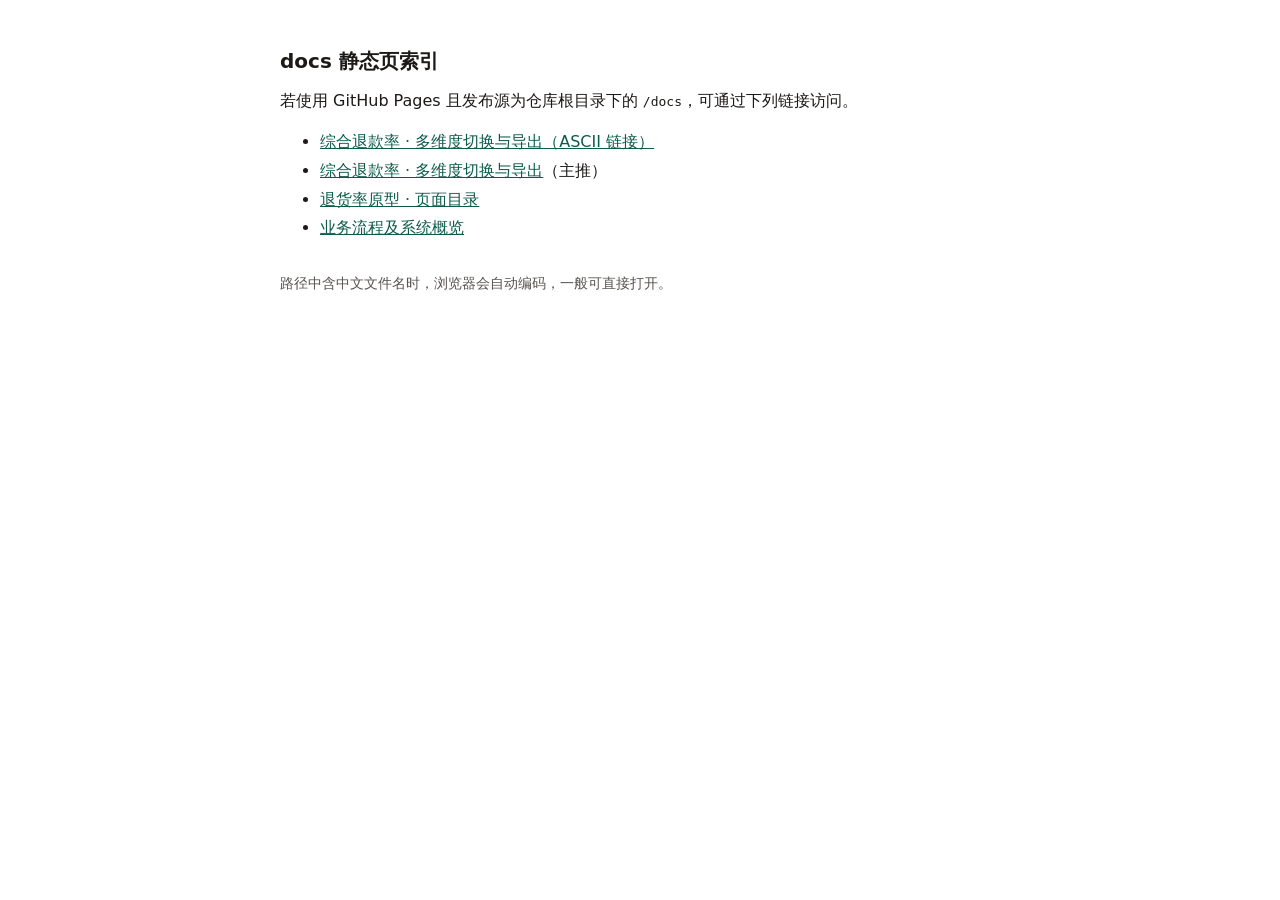
<file: docs/index.html>
<!DOCTYPE html>
<html lang="zh-CN">
<head>
  <meta charset="UTF-8" />
  <meta name="viewport" content="width=device-width, initial-scale=1" />
  <title>文档与原型索引</title>
  <style>
    body { font-family: system-ui, "PingFang SC", sans-serif; max-width: 720px; margin: 48px auto; padding: 0 20px; color: #1c1917; }
    h1 { font-size: 1.25rem; }
    ul { line-height: 1.8; }
    a { color: #0d5c4b; }
    .muted { color: #57534e; font-size: 0.875rem; margin-top: 2rem; }
  </style>
</head>
<body>
  <h1>docs 静态页索引</h1>
  <p>若使用 GitHub Pages 且发布源为仓库根目录下的 <code>/docs</code>，可通过下列链接访问。</p>
  <ul>
    <li><a href="requirements/2026-04-08_财务退货率计提/prototype/refund-dashboard.html">综合退款率 · 多维度切换与导出（ASCII 链接）</a></li>
    <li><a href="requirements/2026-04-08_财务退货率计提/prototype/综合退款率维度分析.html">综合退款率 · 多维度切换与导出</a>（主推）</li>
    <li><a href="requirements/2026-04-08_财务退货率计提/prototype/index.html">退货率原型 · 页面目录</a></li>
    <li><a href="业务流程及系统概览.html">业务流程及系统概览</a></li>
  </ul>
  <p class="muted">路径中含中文文件名时，浏览器会自动编码，一般可直接打开。</p>
</body>
</html>
</file>
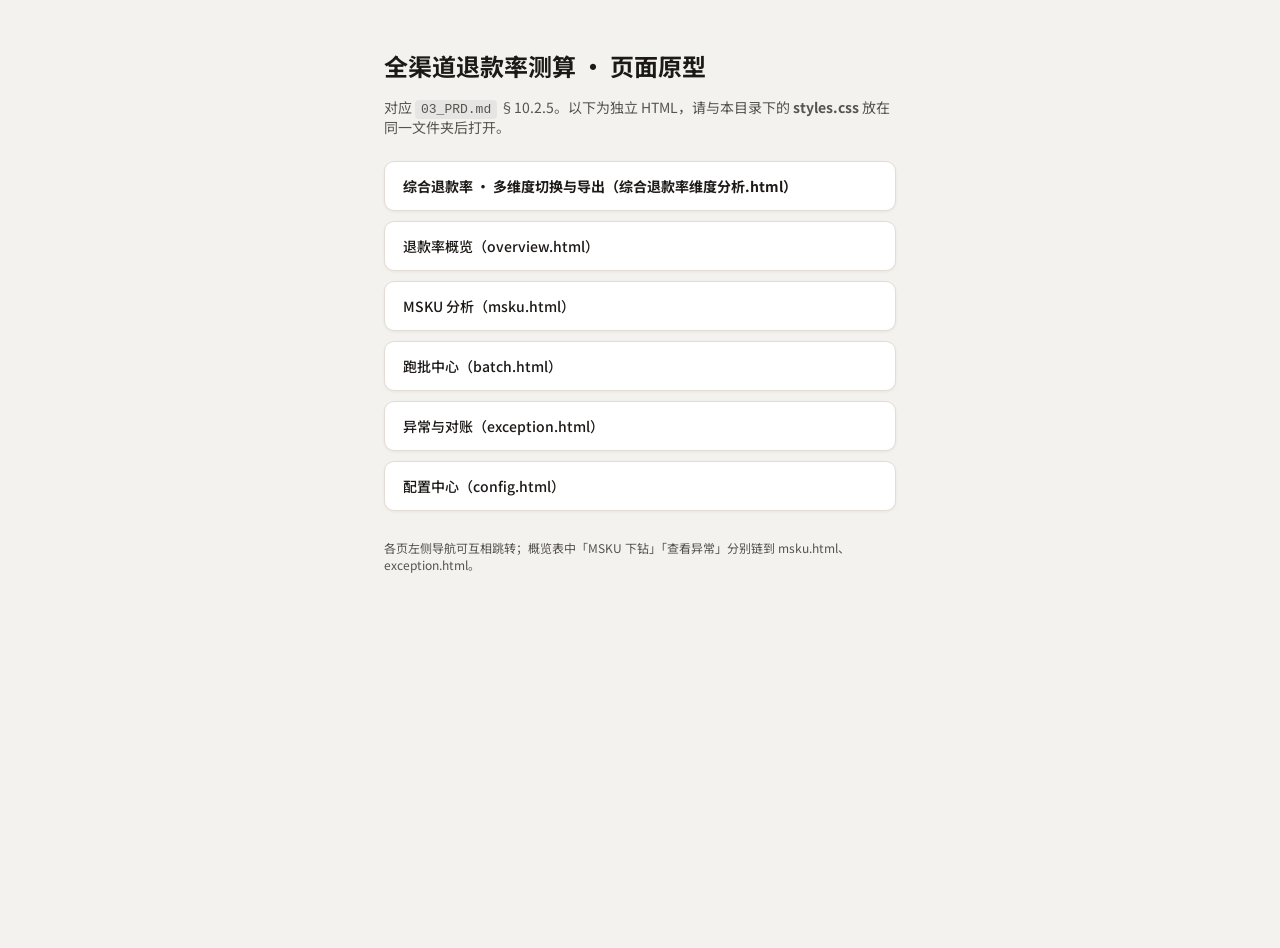
<file: docs/requirements/2026-04-08_财务退货率计提/prototype/index.html>
<!DOCTYPE html>
<html lang="zh-CN">
<head>
  <meta charset="UTF-8" />
  <meta name="viewport" content="width=device-width, initial-scale=1" />
  <title>页面索引 · 全渠道退款率测算原型</title>
  <link rel="preconnect" href="https://fonts.googleapis.com" />
  <link rel="preconnect" href="https://fonts.gstatic.com" crossorigin />
  <link href="https://fonts.googleapis.com/css2?family=IBM+Plex+Sans:wght@400;500;600&family=Noto+Sans+SC:wght@400;500;600;700&display=swap" rel="stylesheet" />
  <link rel="stylesheet" href="styles.css" />
</head>
<body style="background: var(--bg);">
  <div class="hub">
    <h1>全渠道退款率测算 · 页面原型</h1>
    <p>对应 <code style="font-size:13px;background:#e7e5e4;padding:2px 6px;border-radius:4px;">03_PRD.md</code> §10.2.5。以下为独立 HTML，请与本目录下的 <strong>styles.css</strong> 放在同一文件夹后打开。</p>
    <ul>
      <li><a href="综合退款率维度分析.html"><strong>综合退款率 · 多维度切换与导出（综合退款率维度分析.html）</strong></a></li>
      <li><a href="overview.html">退款率概览（overview.html）</a></li>
      <li><a href="msku.html">MSKU 分析（msku.html）</a></li>
      <li><a href="batch.html">跑批中心（batch.html）</a></li>
      <li><a href="exception.html">异常与对账（exception.html）</a></li>
      <li><a href="config.html">配置中心（config.html）</a></li>
    </ul>
    <p style="font-size:12px;color:var(--muted);margin-top:28px;">各页左侧导航可互相跳转；概览表中「MSKU 下钻」「查看异常」分别链到 msku.html、exception.html。</p>
  </div>
</body>
</html>
</file>
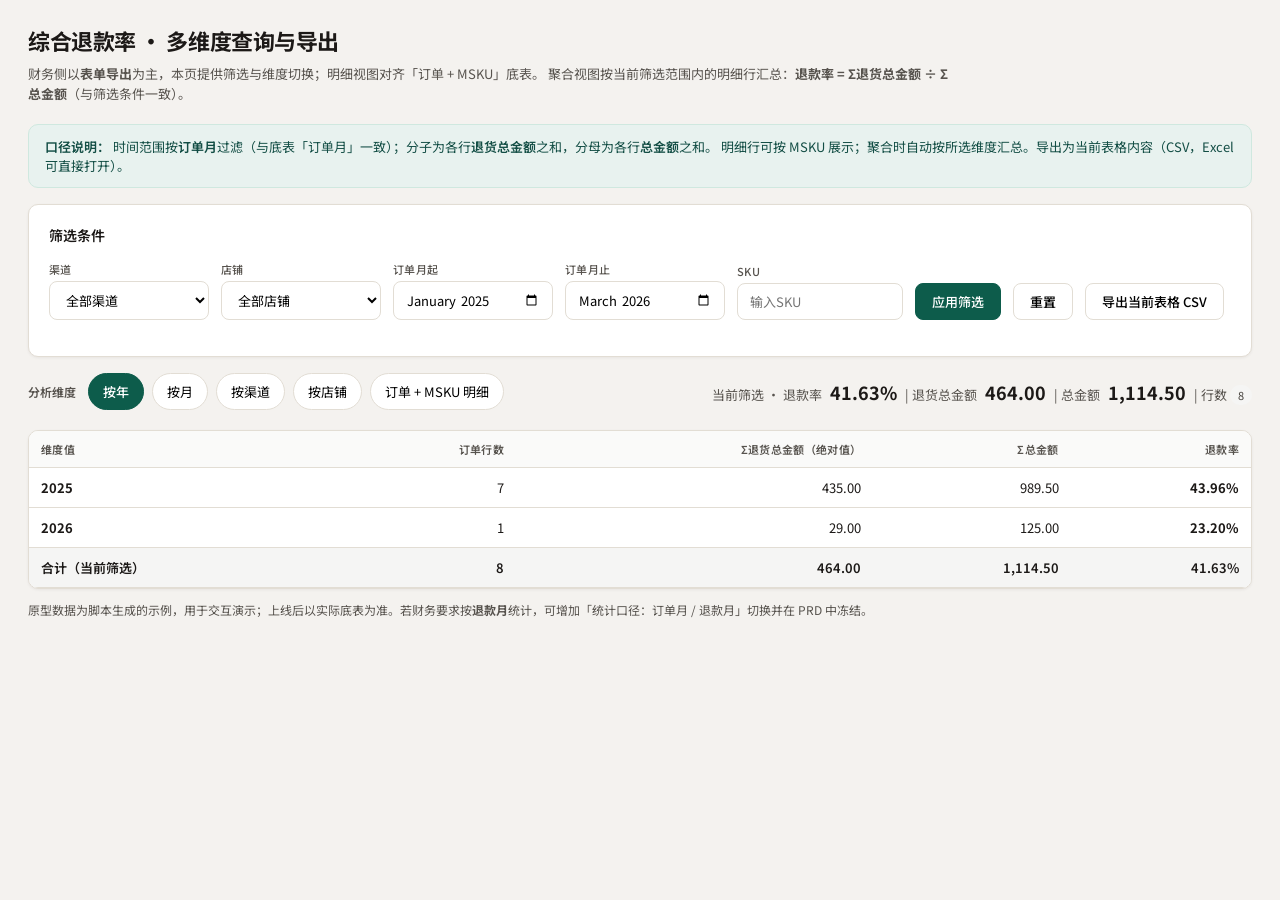
<file: docs/dashboard.html>
<!DOCTYPE html>
<html lang="zh-CN">
<head>
  <meta charset="UTF-8" />
  <meta name="viewport" content="width=device-width, initial-scale=1" />
  <title>退款率综合页面</title>
  <meta http-equiv="refresh" content="0; url=requirements/2026-04-08_财务退货率计提/prototype/refund-dashboard.html" />
  <script>
    window.location.replace("requirements/2026-04-08_财务退货率计提/prototype/refund-dashboard.html");
  </script>
</head>
<body>
  <p>正在跳转到退款率综合页面…</p>
  <p>
    若未自动跳转，请点击：
    <a href="requirements/2026-04-08_财务退货率计提/prototype/refund-dashboard.html">打开页面</a>
  </p>
</body>
</html>
</file>
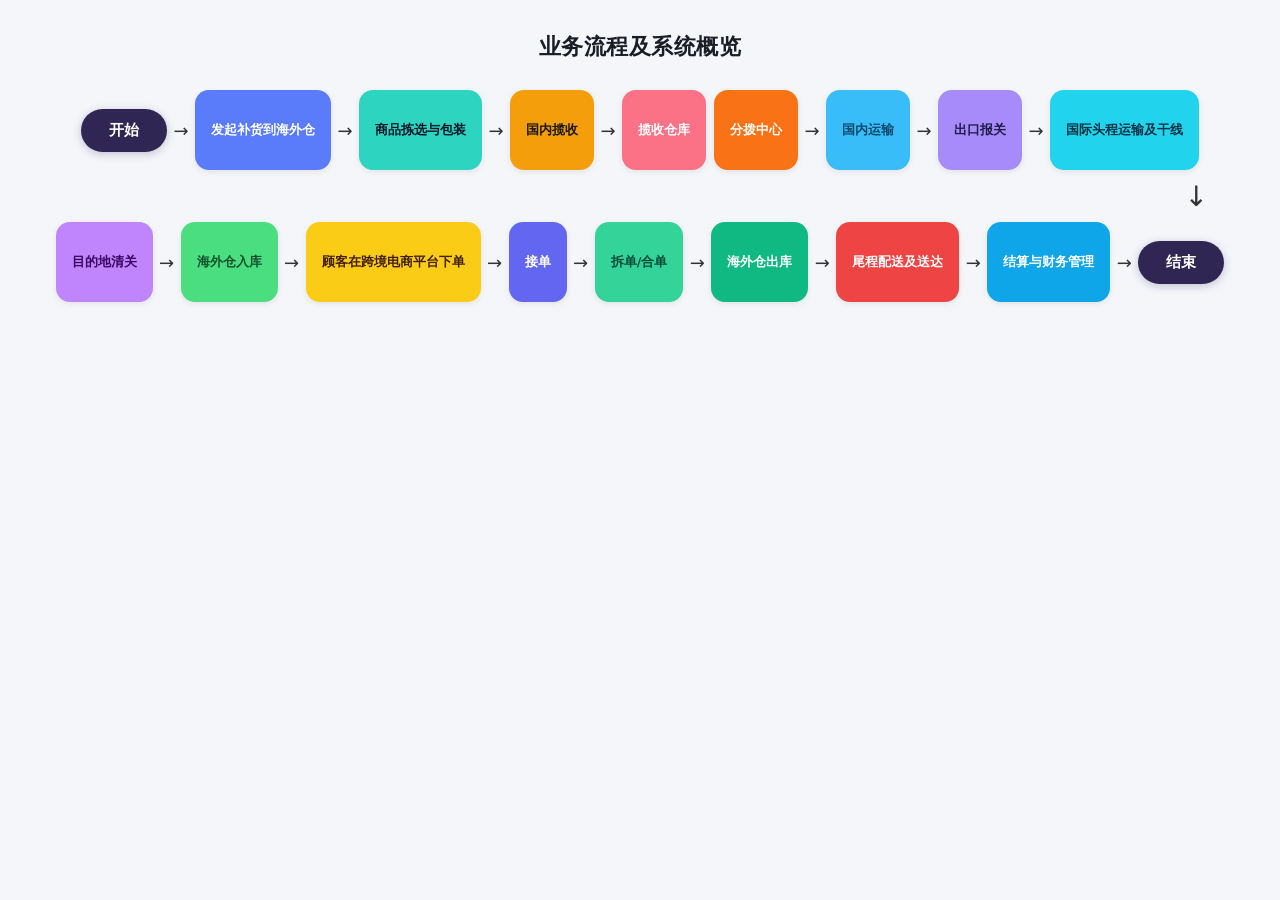
<file: docs/业务流程及系统概览.html>
<!DOCTYPE html>
<html lang="zh-CN">
<head>
  <meta charset="UTF-8" />
  <meta name="viewport" content="width=device-width, initial-scale=1" />
  <title>业务流程及系统概览</title>
  <style>
    :root {
      --bg: #f4f6fa;
      --text: #1a1d26;
      --pill-bg: #2f2654;
      --pill-text: #fff;
      --step-radius: 14px;
      --step-h: 80px;
      --step-pad-x: 16px;
      --step-pad-y: 10px;
      --step-font: 13px;
    }

    * {
      box-sizing: border-box;
    }

    body {
      margin: 0;
      padding: 32px 24px 48px;
      font-family: "PingFang SC", "Microsoft YaHei", system-ui, sans-serif;
      color: var(--text);
      background: var(--bg);
      min-width: 1200px;
    }

    h1 {
      margin: 0 0 28px;
      font-size: 22px;
      font-weight: 700;
      text-align: center;
      letter-spacing: 0.02em;
    }

    .flow-row {
      display: flex;
      flex-direction: row;
      flex-wrap: nowrap;
      align-items: center;
      justify-content: center;
      gap: 0;
      margin: 0 auto;
      max-width: 1920px;
    }

    .flow-item {
      display: flex;
      flex-direction: row;
      align-items: center;
      flex-shrink: 0;
    }

    .arrow {
      display: flex;
      align-items: center;
      justify-content: center;
      width: 28px;
      flex-shrink: 0;
      color: #333;
      font-size: 18px;
      user-select: none;
    }

    .arrow-down {
      display: flex;
      justify-content: flex-end;
      align-items: center;
      max-width: 1920px;
      margin: 8px auto 8px;
      padding-right: 48px;
      min-height: 36px;
      font-size: 28px;
      color: #333;
    }

    .node-pill {
      padding: 12px 28px;
      border-radius: 999px;
      background: var(--pill-bg);
      color: var(--pill-text);
      font-size: 15px;
      font-weight: 600;
      white-space: nowrap;
      box-shadow: 0 2px 8px rgba(47, 38, 84, 0.25);
    }

    /* 步骤：统一高度与圆角，宽度随文案（过长则在 max-width 内换行） */
    .step {
      height: var(--step-h);
      width: max-content;
      max-width: 176px;
      padding: var(--step-pad-y) var(--step-pad-x);
      border-radius: var(--step-radius);
      font-size: var(--step-font);
      font-weight: 600;
      line-height: 1.35;
      text-align: center;
      box-shadow: 0 2px 6px rgba(0, 0, 0, 0.08);
      display: inline-flex;
      align-items: center;
      justify-content: center;
    }

    .dual-steps {
      display: flex;
      flex-direction: row;
      gap: 8px;
      align-items: center;
      justify-content: center;
    }

    .dual-steps .step {
      max-width: 120px;
      min-width: 0;
    }

    .c-oms-a   { background: #5b7cfa; color: #fff; }
    .c-wms-a   { background: #2dd4bf; color: #0f172a; }
    .c-log-oms { background: #f59e0b; color: #1c1917; }
    .c-wh-a    { background: #fb7185; color: #fff; }
    .c-wh-b    { background: #f97316; color: #fff; }
    .c-tms-a   { background: #38bdf8; color: #0c4a6e; }
    .c-customs-a { background: #a78bfa; color: #1e1b4b; }
    .c-tms-b   { background: #22d3ee; color: #083344; }
    .c-customs-b { background: #c084fc; color: #3b0764; }
    .c-owms-a  { background: #4ade80; color: #14532d; }
    .c-platform { background: #facc15; color: #422006; }
    .c-oms-b   { background: #6366f1; color: #fff; }
    .c-owms-b  { background: #34d399; color: #064e3b; }
    .c-owms-c  { background: #10b981; color: #fff; }
    .c-lastmile { background: #ef4444; color: #fff; }
    .c-finance { background: #0ea5e9; color: #fff; }
  </style>
</head>
<body>
  <h1>业务流程及系统概览</h1>

  <div class="flow-row" aria-label="第一行流程">
    <div class="flow-item">
      <div class="node-pill">开始</div>
    </div>
    <span class="arrow" aria-hidden="true">→</span>

    <div class="flow-item">
      <div class="step c-oms-a">发起补货到海外仓</div>
    </div>
    <span class="arrow">→</span>

    <div class="flow-item">
      <div class="step c-wms-a">商品拣选与包装</div>
    </div>
    <span class="arrow">→</span>

    <div class="flow-item">
      <div class="step c-log-oms">国内揽收</div>
    </div>
    <span class="arrow">→</span>

    <div class="flow-item">
      <div class="dual-steps">
        <div class="step c-wh-a">揽收仓库</div>
        <div class="step c-wh-b">分拨中心</div>
      </div>
    </div>
    <span class="arrow">→</span>

    <div class="flow-item">
      <div class="step c-tms-a">国内运输</div>
    </div>
    <span class="arrow">→</span>

    <div class="flow-item">
      <div class="step c-customs-a">出口报关</div>
    </div>
    <span class="arrow">→</span>

    <div class="flow-item">
      <div class="step c-tms-b">国际头程运输及干线</div>
    </div>
  </div>

  <div class="arrow-down" aria-hidden="true">↓</div>

  <div class="flow-row" aria-label="第二行流程">
    <div class="flow-item">
      <div class="step c-customs-b">目的地清关</div>
    </div>
    <span class="arrow">→</span>

    <div class="flow-item">
      <div class="step c-owms-a">海外仓入库</div>
    </div>
    <span class="arrow">→</span>

    <div class="flow-item">
      <div class="step c-platform">顾客在跨境电商平台下单</div>
    </div>
    <span class="arrow">→</span>

    <div class="flow-item">
      <div class="step c-oms-b">接单</div>
    </div>
    <span class="arrow">→</span>

    <div class="flow-item">
      <div class="step c-owms-b">拆单/合单</div>
    </div>
    <span class="arrow">→</span>

    <div class="flow-item">
      <div class="step c-owms-c">海外仓出库</div>
    </div>
    <span class="arrow">→</span>

    <div class="flow-item">
      <div class="step c-lastmile">尾程配送及送达</div>
    </div>
    <span class="arrow">→</span>

    <div class="flow-item">
      <div class="step c-finance">结算与财务管理</div>
    </div>
    <span class="arrow">→</span>

    <div class="flow-item">
      <div class="node-pill">结束</div>
    </div>
  </div>
</body>
</html>
</file>
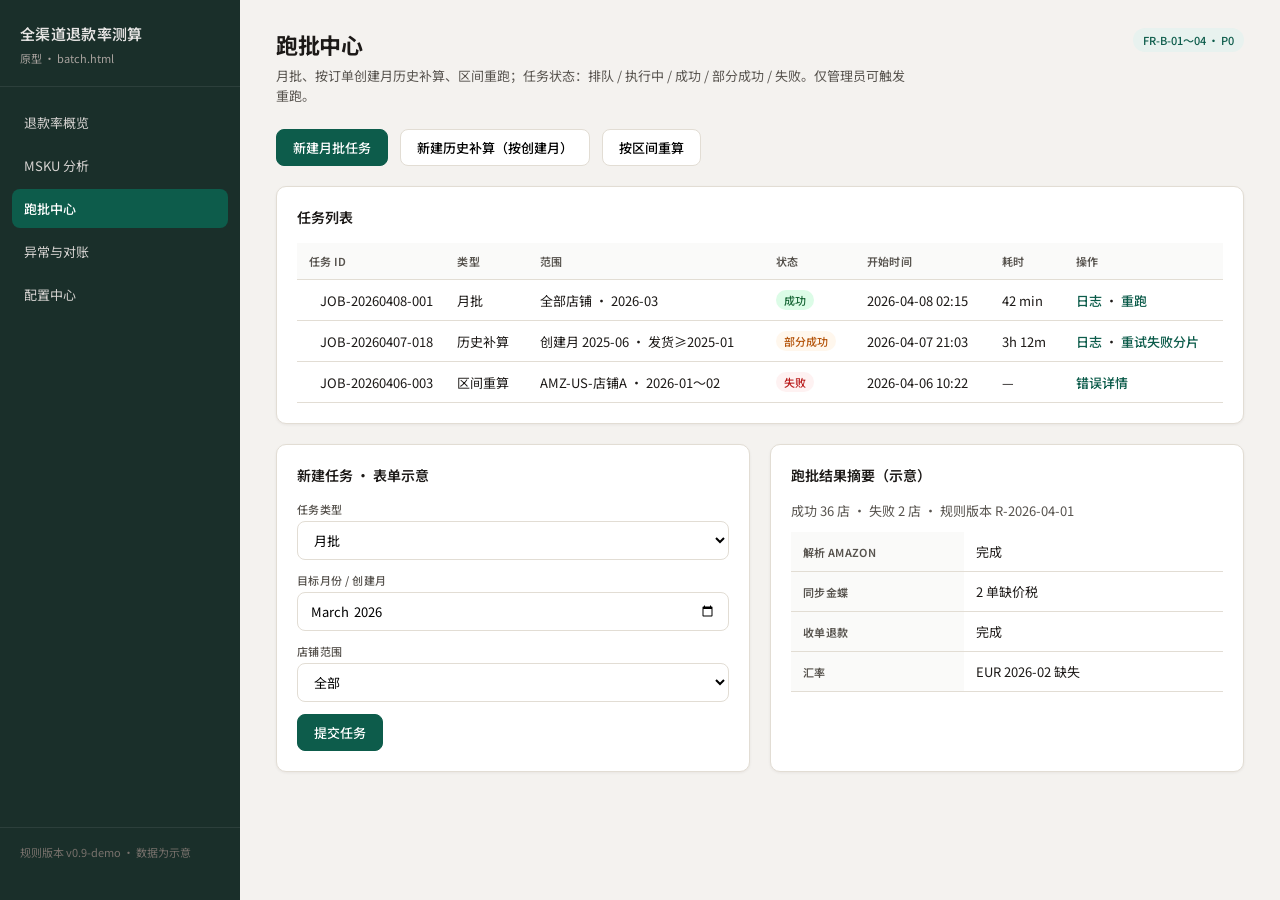
<file: docs/requirements/2026-04-08_财务退货率计提/prototype/batch.html>
<!DOCTYPE html>
<html lang="zh-CN">
<head>
  <meta charset="UTF-8" />
  <meta name="viewport" content="width=device-width, initial-scale=1" />
  <title>跑批中心 · 全渠道退款率测算原型</title>
  <link rel="preconnect" href="https://fonts.googleapis.com" />
  <link rel="preconnect" href="https://fonts.gstatic.com" crossorigin />
  <link href="https://fonts.googleapis.com/css2?family=IBM+Plex+Sans:wght@400;500;600&family=Noto+Sans+SC:wght@400;500;600;700&display=swap" rel="stylesheet" />
  <link rel="stylesheet" href="styles.css" />
</head>
<body>
  <div class="app">
    <aside class="sidebar">
      <div class="brand">
        <a href="index.html"><h1>全渠道退款率测算</h1></a>
        <span>原型 · batch.html</span>
      </div>
      <ul class="nav">
        <li><a href="overview.html">退款率概览</a></li>
        <li><a href="msku.html">MSKU 分析</a></li>
        <li><a href="batch.html" class="active">跑批中心</a></li>
        <li><a href="exception.html">异常与对账</a></li>
        <li><a href="config.html">配置中心</a></li>
      </ul>
      <div class="sidebar-foot">规则版本 v0.9-demo · 数据为示意</div>
    </aside>

    <main>
      <div class="page-head">
        <div>
          <h2>跑批中心</h2>
          <p>月批、按订单创建月历史补算、区间重跑；任务状态：排队 / 执行中 / 成功 / 部分成功 / 失败。仅管理员可触发重跑。</p>
        </div>
        <span class="tag">FR-B-01～04 · P0</span>
      </div>

      <div class="toolbar">
        <button type="button" class="btn btn-primary">新建月批任务</button>
        <button type="button" class="btn">新建历史补算（按创建月）</button>
        <button type="button" class="btn">按区间重算</button>
      </div>

      <div class="card">
        <h3>任务列表</h3>
        <table class="data">
          <thead>
            <tr>
              <th>任务 ID</th>
              <th>类型</th>
              <th>范围</th>
              <th>状态</th>
              <th>开始时间</th>
              <th>耗时</th>
              <th>操作</th>
            </tr>
          </thead>
          <tbody>
            <tr>
              <td class="num">JOB-20260408-001</td>
              <td>月批</td>
              <td>全部店铺 · 2026-03</td>
              <td><span class="pill pill-ok">成功</span></td>
              <td>2026-04-08 02:15</td>
              <td>42 min</td>
              <td><a class="link" href="#">日志</a> · <a class="link" href="#">重跑</a></td>
            </tr>
            <tr>
              <td class="num">JOB-20260407-018</td>
              <td>历史补算</td>
              <td>创建月 2025-06 · 发货≥2025-01</td>
              <td><span class="pill pill-warn">部分成功</span></td>
              <td>2026-04-07 21:03</td>
              <td>3h 12m</td>
              <td><a class="link" href="#">日志</a> · <a class="link" href="#">重试失败分片</a></td>
            </tr>
            <tr>
              <td class="num">JOB-20260406-003</td>
              <td>区间重算</td>
              <td>AMZ-US-店铺A · 2026-01～02</td>
              <td><span class="pill pill-bad">失败</span></td>
              <td>2026-04-06 10:22</td>
              <td>—</td>
              <td><a class="link" href="#">错误详情</a></td>
            </tr>
          </tbody>
        </table>
      </div>

      <div class="two-col">
        <div class="card">
          <h3>新建任务 · 表单示意</h3>
          <div class="field" style="margin-bottom:12px;">
            <label>任务类型</label>
            <select><option>月批</option><option>历史补算（创建月）</option><option>区间重算</option></select>
          </div>
          <div class="field" style="margin-bottom:12px;">
            <label>目标月份 / 创建月</label>
            <input type="month" value="2026-03" />
          </div>
          <div class="field" style="margin-bottom:12px;">
            <label>店铺范围</label>
            <select><option>全部</option><option>指定店铺…</option></select>
          </div>
          <button type="button" class="btn btn-primary">提交任务</button>
        </div>
        <div class="card">
          <h3>跑批结果摘要（示意）</h3>
          <p style="margin:0 0 12px;color:var(--muted);font-size:13px;">成功 36 店 · 失败 2 店 · 规则版本 R-2026-04-01</p>
          <table class="data">
            <tbody>
              <tr><th style="width:40%;">解析 Amazon</th><td>完成</td></tr>
              <tr><th>同步金蝶</th><td>2 单缺价税</td></tr>
              <tr><th>收单退款</th><td>完成</td></tr>
              <tr><th>汇率</th><td>EUR 2026-02 缺失</td></tr>
            </tbody>
          </table>
        </div>
      </div>
    </main>
  </div>
</body>
</html>
</file>
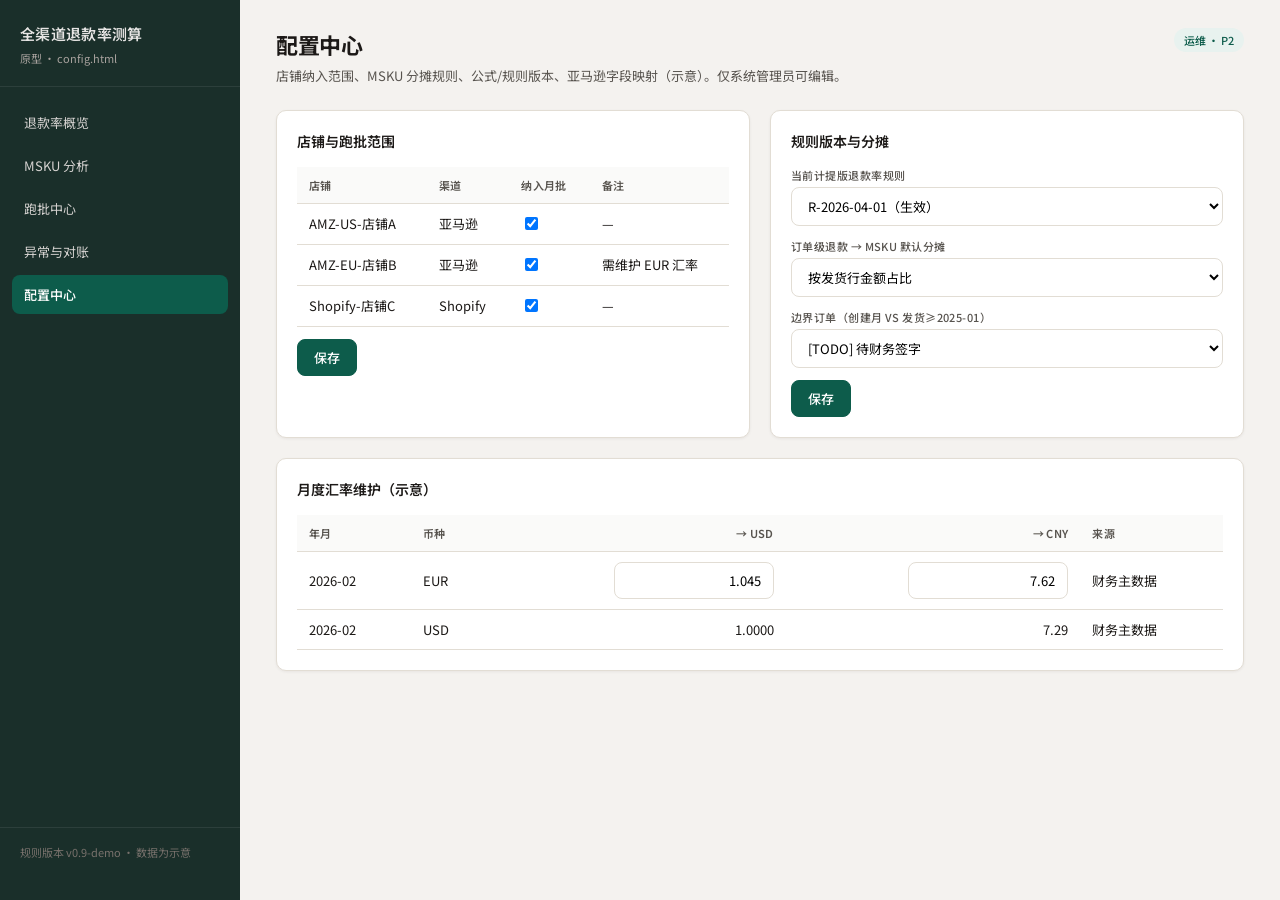
<file: docs/requirements/2026-04-08_财务退货率计提/prototype/config.html>
<!DOCTYPE html>
<html lang="zh-CN">
<head>
  <meta charset="UTF-8" />
  <meta name="viewport" content="width=device-width, initial-scale=1" />
  <title>配置中心 · 全渠道退款率测算原型</title>
  <link rel="preconnect" href="https://fonts.googleapis.com" />
  <link rel="preconnect" href="https://fonts.gstatic.com" crossorigin />
  <link href="https://fonts.googleapis.com/css2?family=IBM+Plex+Sans:wght@400;500;600&family=Noto+Sans+SC:wght@400;500;600;700&display=swap" rel="stylesheet" />
  <link rel="stylesheet" href="styles.css" />
</head>
<body>
  <div class="app">
    <aside class="sidebar">
      <div class="brand">
        <a href="index.html"><h1>全渠道退款率测算</h1></a>
        <span>原型 · config.html</span>
      </div>
      <ul class="nav">
        <li><a href="overview.html">退款率概览</a></li>
        <li><a href="msku.html">MSKU 分析</a></li>
        <li><a href="batch.html">跑批中心</a></li>
        <li><a href="exception.html">异常与对账</a></li>
        <li><a href="config.html" class="active">配置中心</a></li>
      </ul>
      <div class="sidebar-foot">规则版本 v0.9-demo · 数据为示意</div>
    </aside>

    <main>
      <div class="page-head">
        <div>
          <h2>配置中心</h2>
          <p>店铺纳入范围、MSKU 分摊规则、公式/规则版本、亚马逊字段映射（示意）。仅系统管理员可编辑。</p>
        </div>
        <span class="tag">运维 · P2</span>
      </div>

      <div class="two-col">
        <div class="card">
          <h3>店铺与跑批范围</h3>
          <table class="data">
            <thead>
              <tr>
                <th>店铺</th>
                <th>渠道</th>
                <th>纳入月批</th>
                <th>备注</th>
              </tr>
            </thead>
            <tbody>
              <tr>
                <td>AMZ-US-店铺A</td>
                <td>亚马逊</td>
                <td><input type="checkbox" checked /></td>
                <td>—</td>
              </tr>
              <tr>
                <td>AMZ-EU-店铺B</td>
                <td>亚马逊</td>
                <td><input type="checkbox" checked /></td>
                <td>需维护 EUR 汇率</td>
              </tr>
              <tr>
                <td>Shopify-店铺C</td>
                <td>Shopify</td>
                <td><input type="checkbox" checked /></td>
                <td>—</td>
              </tr>
            </tbody>
          </table>
          <button type="button" class="btn btn-primary" style="margin-top:12px;">保存</button>
        </div>
        <div class="card">
          <h3>规则版本与分摊</h3>
          <div class="field" style="margin-bottom:12px;">
            <label>当前计提版退款率规则</label>
            <select>
              <option>R-2026-04-01（生效）</option>
              <option>R-2026-03-01</option>
            </select>
          </div>
          <div class="field" style="margin-bottom:12px;">
            <label>订单级退款 → MSKU 默认分摊</label>
            <select>
              <option>按发货行金额占比</option>
              <option>按发货行数量均摊</option>
              <option>主 MSKU 100%</option>
            </select>
          </div>
          <div class="field" style="margin-bottom:12px;">
            <label>边界订单（创建月 vs 发货≥2025-01）</label>
            <select>
              <option>[TODO] 待财务签字</option>
              <option>纳入并打标</option>
              <option>排除</option>
            </select>
          </div>
          <button type="button" class="btn btn-primary">保存</button>
        </div>
      </div>

      <div class="card">
        <h3>月度汇率维护（示意）</h3>
        <table class="data">
          <thead>
            <tr>
              <th>年月</th>
              <th>币种</th>
              <th class="num">→ USD</th>
              <th class="num">→ CNY</th>
              <th>来源</th>
            </tr>
          </thead>
          <tbody>
            <tr>
              <td>2026-02</td>
              <td>EUR</td>
              <td class="num"><input type="text" value="1.045" style="width:88px;text-align:right;" /></td>
              <td class="num"><input type="text" value="7.62" style="width:88px;text-align:right;" /></td>
              <td>财务主数据</td>
            </tr>
            <tr>
              <td>2026-02</td>
              <td>USD</td>
              <td class="num">1.0000</td>
              <td class="num">7.29</td>
              <td>财务主数据</td>
            </tr>
          </tbody>
        </table>
      </div>
    </main>
  </div>
</body>
</html>
</file>
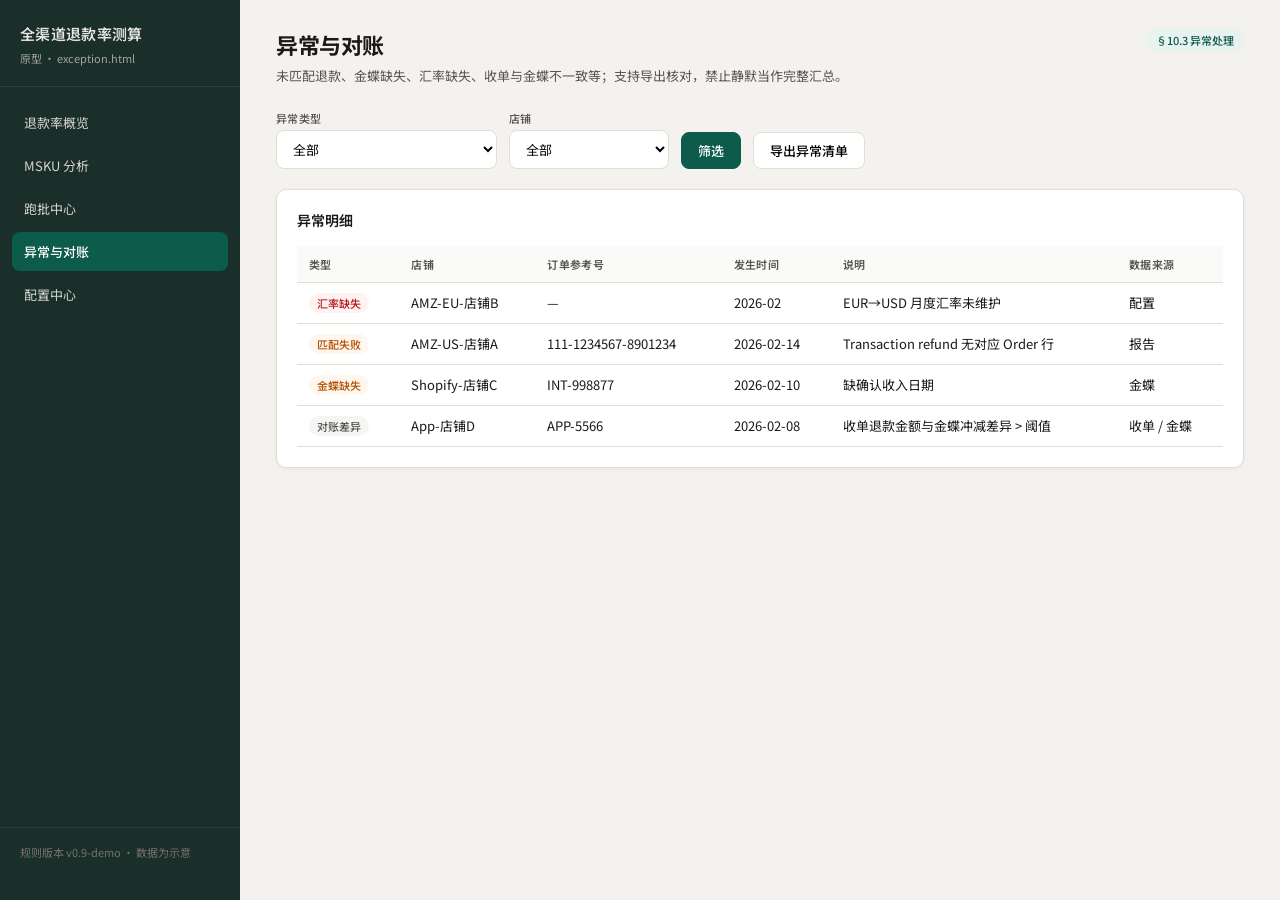
<file: docs/requirements/2026-04-08_财务退货率计提/prototype/exception.html>
<!DOCTYPE html>
<html lang="zh-CN">
<head>
  <meta charset="UTF-8" />
  <meta name="viewport" content="width=device-width, initial-scale=1" />
  <title>异常与对账 · 全渠道退款率测算原型</title>
  <link rel="preconnect" href="https://fonts.googleapis.com" />
  <link rel="preconnect" href="https://fonts.gstatic.com" crossorigin />
  <link href="https://fonts.googleapis.com/css2?family=IBM+Plex+Sans:wght@400;500;600&family=Noto+Sans+SC:wght@400;500;600;700&display=swap" rel="stylesheet" />
  <link rel="stylesheet" href="styles.css" />
</head>
<body>
  <div class="app">
    <aside class="sidebar">
      <div class="brand">
        <a href="index.html"><h1>全渠道退款率测算</h1></a>
        <span>原型 · exception.html</span>
      </div>
      <ul class="nav">
        <li><a href="overview.html">退款率概览</a></li>
        <li><a href="msku.html">MSKU 分析</a></li>
        <li><a href="batch.html">跑批中心</a></li>
        <li><a href="exception.html" class="active">异常与对账</a></li>
        <li><a href="config.html">配置中心</a></li>
      </ul>
      <div class="sidebar-foot">规则版本 v0.9-demo · 数据为示意</div>
    </aside>

    <main>
      <div class="page-head">
        <div>
          <h2>异常与对账</h2>
          <p>未匹配退款、金蝶缺失、汇率缺失、收单与金蝶不一致等；支持导出核对，禁止静默当作完整汇总。</p>
        </div>
        <span class="tag">§10.3 异常处理</span>
      </div>

      <div class="toolbar">
        <div class="field">
          <label>异常类型</label>
          <select>
            <option>全部</option>
            <option>Amazon refund 无 Order 匹配</option>
            <option>金蝶缺确认收入/价税</option>
            <option>汇率缺失</option>
            <option>收单与金蝶不一致</option>
          </select>
        </div>
        <div class="field">
          <label>店铺</label>
          <select><option>全部</option><option>AMZ-EU-店铺B</option></select>
        </div>
        <button type="button" class="btn btn-primary">筛选</button>
        <button type="button" class="btn">导出异常清单</button>
      </div>

      <div class="card">
        <h3>异常明细</h3>
        <table class="data">
          <thead>
            <tr>
              <th>类型</th>
              <th>店铺</th>
              <th>订单参考号</th>
              <th>发生时间</th>
              <th>说明</th>
              <th>数据来源</th>
            </tr>
          </thead>
          <tbody>
            <tr>
              <td><span class="pill pill-bad">汇率缺失</span></td>
              <td>AMZ-EU-店铺B</td>
              <td>—</td>
              <td>2026-02</td>
              <td>EUR→USD 月度汇率未维护</td>
              <td>配置</td>
            </tr>
            <tr>
              <td><span class="pill pill-warn">匹配失败</span></td>
              <td>AMZ-US-店铺A</td>
              <td>111-1234567-8901234</td>
              <td>2026-02-14</td>
              <td>Transaction refund 无对应 Order 行</td>
              <td>报告</td>
            </tr>
            <tr>
              <td><span class="pill pill-warn">金蝶缺失</span></td>
              <td>Shopify-店铺C</td>
              <td>INT-998877</td>
              <td>2026-02-10</td>
              <td>缺确认收入日期</td>
              <td>金蝶</td>
            </tr>
            <tr>
              <td><span class="pill pill-muted">对账差异</span></td>
              <td>App-店铺D</td>
              <td>APP-5566</td>
              <td>2026-02-08</td>
              <td>收单退款金额与金蝶冲减差异 &gt; 阈值</td>
              <td>收单 / 金蝶</td>
            </tr>
          </tbody>
        </table>
      </div>
    </main>
  </div>
</body>
</html>
</file>
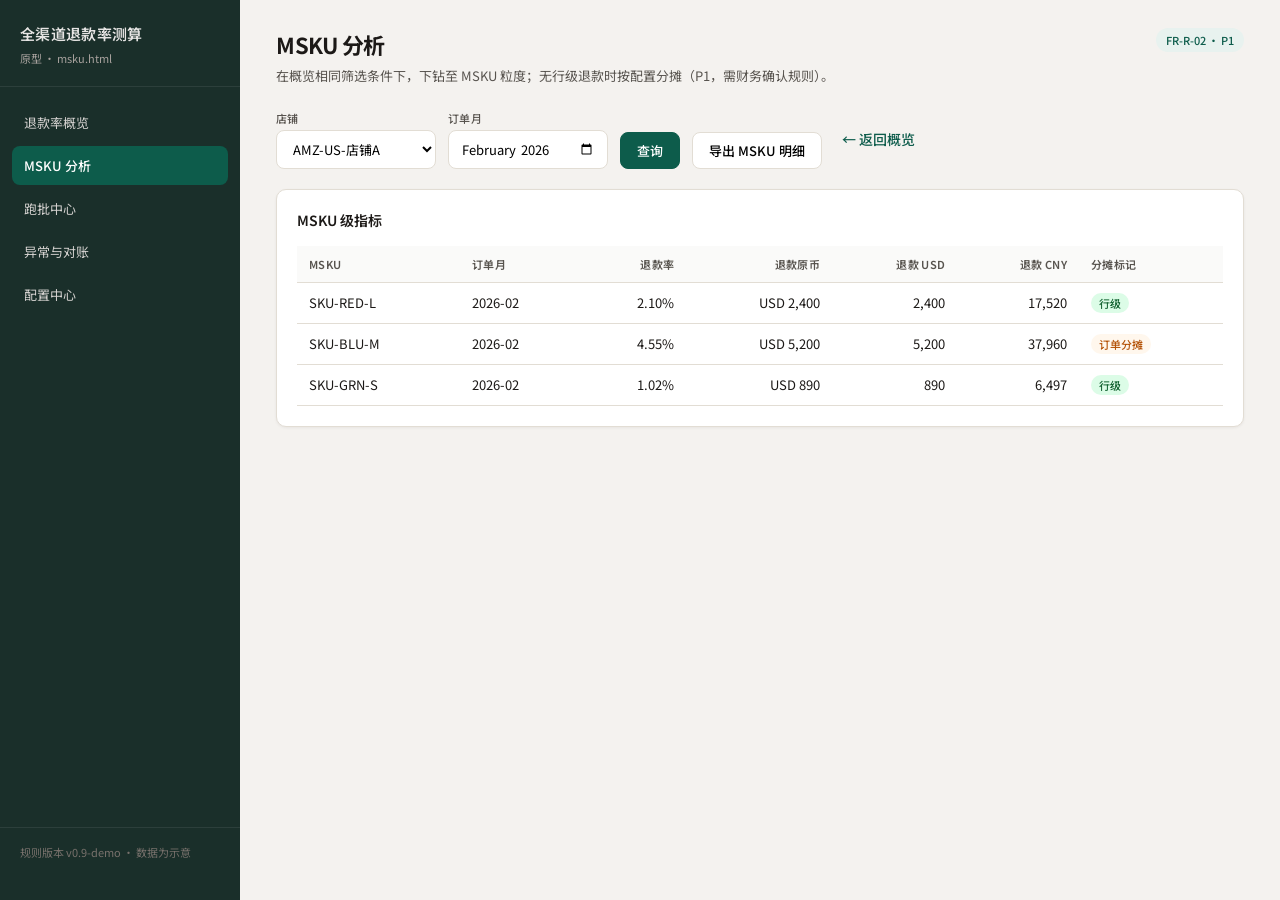
<file: docs/requirements/2026-04-08_财务退货率计提/prototype/msku.html>
<!DOCTYPE html>
<html lang="zh-CN">
<head>
  <meta charset="UTF-8" />
  <meta name="viewport" content="width=device-width, initial-scale=1" />
  <title>MSKU 分析 · 全渠道退款率测算原型</title>
  <link rel="preconnect" href="https://fonts.googleapis.com" />
  <link rel="preconnect" href="https://fonts.gstatic.com" crossorigin />
  <link href="https://fonts.googleapis.com/css2?family=IBM+Plex+Sans:wght@400;500;600&family=Noto+Sans+SC:wght@400;500;600;700&display=swap" rel="stylesheet" />
  <link rel="stylesheet" href="styles.css" />
</head>
<body>
  <div class="app">
    <aside class="sidebar">
      <div class="brand">
        <a href="index.html"><h1>全渠道退款率测算</h1></a>
        <span>原型 · msku.html</span>
      </div>
      <ul class="nav">
        <li><a href="overview.html">退款率概览</a></li>
        <li><a href="msku.html" class="active">MSKU 分析</a></li>
        <li><a href="batch.html">跑批中心</a></li>
        <li><a href="exception.html">异常与对账</a></li>
        <li><a href="config.html">配置中心</a></li>
      </ul>
      <div class="sidebar-foot">规则版本 v0.9-demo · 数据为示意</div>
    </aside>

    <main>
      <div class="page-head">
        <div>
          <h2>MSKU 分析</h2>
          <p>在概览相同筛选条件下，下钻至 MSKU 粒度；无行级退款时按配置分摊（P1，需财务确认规则）。</p>
        </div>
        <span class="tag">FR-R-02 · P1</span>
      </div>

      <div class="toolbar">
        <div class="field">
          <label>店铺</label>
          <select><option selected>AMZ-US-店铺A</option></select>
        </div>
        <div class="field">
          <label>订单月</label>
          <input type="month" value="2026-02" />
        </div>
        <button type="button" class="btn btn-primary">查询</button>
        <button type="button" class="btn">导出 MSKU 明细</button>
        <a class="link" href="overview.html" style="align-self:center;padding-left:8px;">← 返回概览</a>
      </div>

      <div class="card">
        <h3>MSKU 级指标</h3>
        <table class="data">
          <thead>
            <tr>
              <th>MSKU</th>
              <th>订单月</th>
              <th class="num">退款率</th>
              <th class="num">退款原币</th>
              <th class="num">退款 USD</th>
              <th class="num">退款 CNY</th>
              <th>分摊标记</th>
            </tr>
          </thead>
          <tbody>
            <tr>
              <td>SKU-RED-L</td>
              <td>2026-02</td>
              <td class="num">2.10%</td>
              <td class="num">USD 2,400</td>
              <td class="num">2,400</td>
              <td class="num">17,520</td>
              <td><span class="pill pill-ok">行级</span></td>
            </tr>
            <tr>
              <td>SKU-BLU-M</td>
              <td>2026-02</td>
              <td class="num">4.55%</td>
              <td class="num">USD 5,200</td>
              <td class="num">5,200</td>
              <td class="num">37,960</td>
              <td><span class="pill pill-warn">订单分摊</span></td>
            </tr>
            <tr>
              <td>SKU-GRN-S</td>
              <td>2026-02</td>
              <td class="num">1.02%</td>
              <td class="num">USD 890</td>
              <td class="num">890</td>
              <td class="num">6,497</td>
              <td><span class="pill pill-ok">行级</span></td>
            </tr>
          </tbody>
        </table>
      </div>
    </main>
  </div>
</body>
</html>
</file>
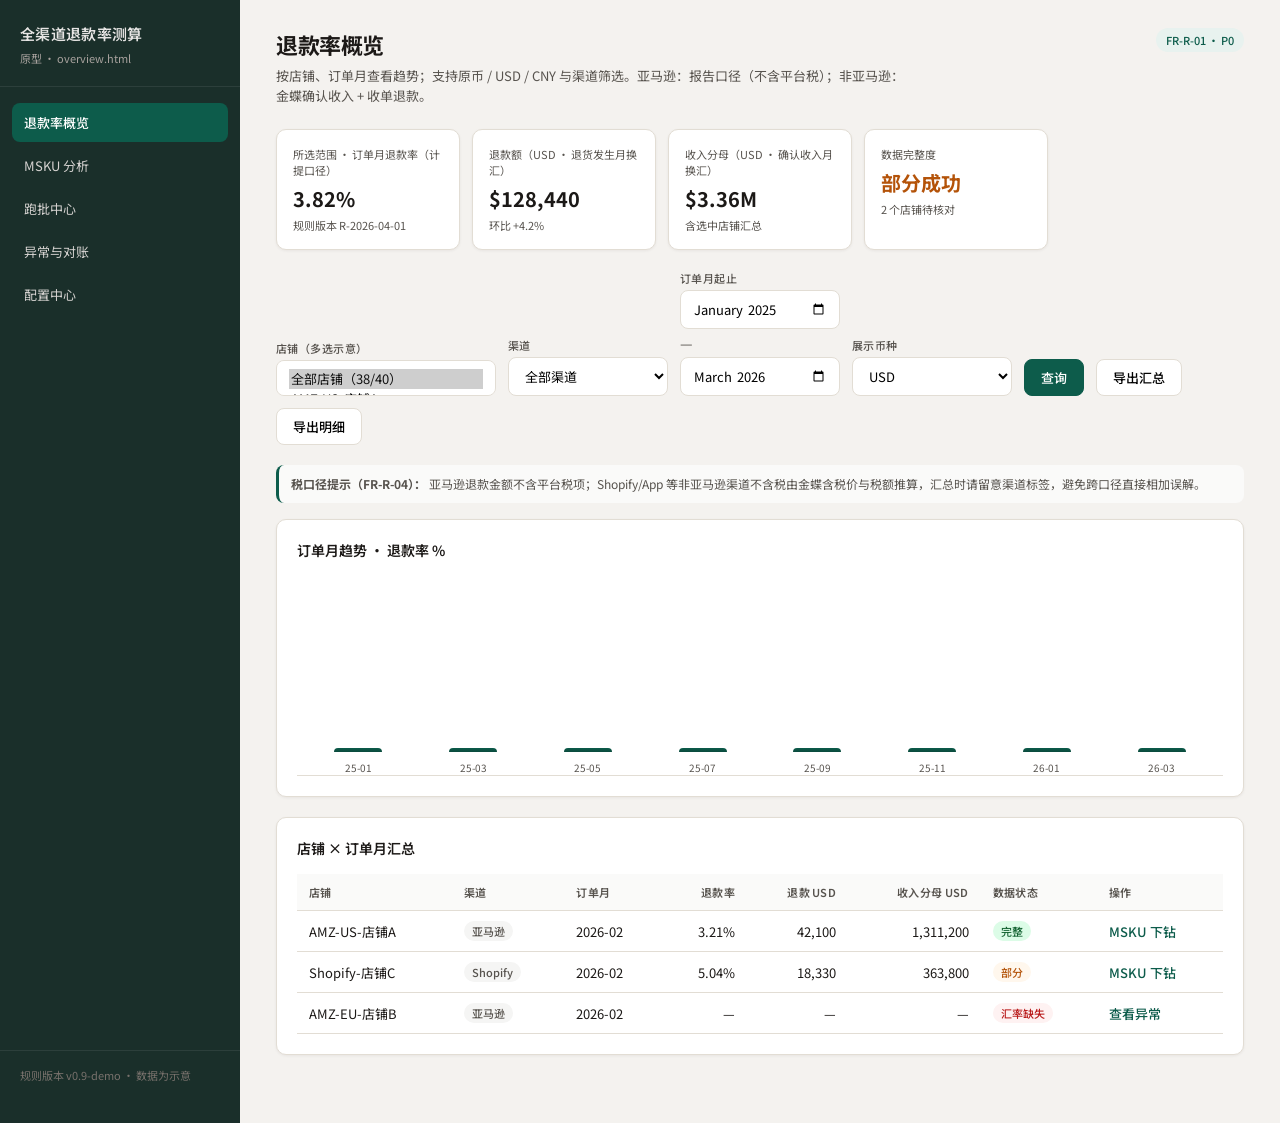
<file: docs/requirements/2026-04-08_财务退货率计提/prototype/overview.html>
<!DOCTYPE html>
<html lang="zh-CN">
<head>
  <meta charset="UTF-8" />
  <meta name="viewport" content="width=device-width, initial-scale=1" />
  <title>退款率概览 · 全渠道退款率测算原型</title>
  <link rel="preconnect" href="https://fonts.googleapis.com" />
  <link rel="preconnect" href="https://fonts.gstatic.com" crossorigin />
  <link href="https://fonts.googleapis.com/css2?family=IBM+Plex+Sans:wght@400;500;600&family=Noto+Sans+SC:wght@400;500;600;700&display=swap" rel="stylesheet" />
  <link rel="stylesheet" href="styles.css" />
</head>
<body>
  <div class="app">
    <aside class="sidebar">
      <div class="brand">
        <a href="index.html"><h1>全渠道退款率测算</h1></a>
        <span>原型 · overview.html</span>
      </div>
      <ul class="nav">
        <li><a href="overview.html" class="active">退款率概览</a></li>
        <li><a href="msku.html">MSKU 分析</a></li>
        <li><a href="batch.html">跑批中心</a></li>
        <li><a href="exception.html">异常与对账</a></li>
        <li><a href="config.html">配置中心</a></li>
      </ul>
      <div class="sidebar-foot">规则版本 v0.9-demo · 数据为示意</div>
    </aside>

    <main>
      <div class="page-head">
        <div>
          <h2>退款率概览</h2>
          <p>按店铺、订单月查看趋势；支持原币 / USD / CNY 与渠道筛选。亚马逊：报告口径（不含平台税）；非亚马逊：金蝶确认收入 + 收单退款。</p>
        </div>
        <span class="tag">FR-R-01 · P0</span>
      </div>

      <div class="kpi-row">
        <div class="kpi">
          <div class="label">所选范围 · 订单月退款率（计提口径）</div>
          <div class="value">3.82%</div>
          <div class="sub">规则版本 R-2026-04-01</div>
        </div>
        <div class="kpi">
          <div class="label">退款额（USD · 退货发生月换汇）</div>
          <div class="value">$128,440</div>
          <div class="sub">环比 +4.2%</div>
        </div>
        <div class="kpi">
          <div class="label">收入分母（USD · 确认收入月换汇）</div>
          <div class="value">$3.36M</div>
          <div class="sub">含选中店铺汇总</div>
        </div>
        <div class="kpi">
          <div class="label">数据完整度</div>
          <div class="value" style="color: var(--warn);">部分成功</div>
          <div class="sub">2 个店铺待核对</div>
        </div>
      </div>

      <div class="toolbar">
        <div class="field">
          <label>店铺（多选示意）</label>
          <select multiple size="1" style="min-width:220px;height:36px;">
            <option selected>全部店铺（38/40）</option>
            <option>AMZ-US-店铺A</option>
            <option>AMZ-EU-店铺B</option>
            <option>Shopify-店铺C</option>
          </select>
        </div>
        <div class="field">
          <label>渠道</label>
          <select>
            <option>全部渠道</option>
            <option>亚马逊</option>
            <option>Shopify</option>
            <option>App 商城</option>
          </select>
        </div>
        <div class="field">
          <label>订单月起止</label>
          <input type="month" value="2025-01" /> <span style="color:var(--muted);">—</span> <input type="month" value="2026-03" />
        </div>
        <div class="field">
          <label>展示币种</label>
          <select>
            <option>原币（按店铺）</option>
            <option selected>USD</option>
            <option>CNY</option>
          </select>
        </div>
        <button type="button" class="btn btn-primary">查询</button>
        <button type="button" class="btn">导出汇总</button>
        <button type="button" class="btn">导出明细</button>
      </div>

      <div class="hint">
        <strong>税口径提示（FR-R-04）：</strong> 亚马逊退款金额不含平台税项；Shopify/App 等非亚马逊渠道不含税由金蝶含税价与税额推算，汇总时请留意渠道标签，避免跨口径直接相加误解。
      </div>

      <div class="card">
        <h3>订单月趋势 · 退款率 %</h3>
        <div class="chart-bars" aria-hidden="true">
          <div class="chart-bar-wrap"><div class="chart-bar" style="height:45%;"></div><span class="chart-label">25-01</span></div>
          <div class="chart-bar-wrap"><div class="chart-bar" style="height:52%;"></div><span class="chart-label">25-03</span></div>
          <div class="chart-bar-wrap"><div class="chart-bar" style="height:38%;"></div><span class="chart-label">25-05</span></div>
          <div class="chart-bar-wrap"><div class="chart-bar" style="height:61%;"></div><span class="chart-label">25-07</span></div>
          <div class="chart-bar-wrap"><div class="chart-bar" style="height:49%;"></div><span class="chart-label">25-09</span></div>
          <div class="chart-bar-wrap"><div class="chart-bar" style="height:55%;"></div><span class="chart-label">25-11</span></div>
          <div class="chart-bar-wrap"><div class="chart-bar" style="height:42%;"></div><span class="chart-label">26-01</span></div>
          <div class="chart-bar-wrap"><div class="chart-bar" style="height:48%;"></div><span class="chart-label">26-03</span></div>
        </div>
      </div>

      <div class="card">
        <h3>店铺 × 订单月汇总</h3>
        <table class="data">
          <thead>
            <tr>
              <th>店铺</th>
              <th>渠道</th>
              <th>订单月</th>
              <th class="num">退款率</th>
              <th class="num">退款 USD</th>
              <th class="num">收入分母 USD</th>
              <th>数据状态</th>
              <th>操作</th>
            </tr>
          </thead>
          <tbody>
            <tr>
              <td>AMZ-US-店铺A</td>
              <td><span class="pill pill-muted">亚马逊</span></td>
              <td>2026-02</td>
              <td class="num">3.21%</td>
              <td class="num">42,100</td>
              <td class="num">1,311,200</td>
              <td><span class="pill pill-ok">完整</span></td>
              <td><a class="link" href="msku.html">MSKU 下钻</a></td>
            </tr>
            <tr>
              <td>Shopify-店铺C</td>
              <td><span class="pill pill-muted">Shopify</span></td>
              <td>2026-02</td>
              <td class="num">5.04%</td>
              <td class="num">18,330</td>
              <td class="num">363,800</td>
              <td><span class="pill pill-warn">部分</span></td>
              <td><a class="link" href="msku.html">MSKU 下钻</a></td>
            </tr>
            <tr>
              <td>AMZ-EU-店铺B</td>
              <td><span class="pill pill-muted">亚马逊</span></td>
              <td>2026-02</td>
              <td class="num">—</td>
              <td class="num">—</td>
              <td class="num">—</td>
              <td><span class="pill pill-bad">汇率缺失</span></td>
              <td><a class="link" href="exception.html">查看异常</a></td>
            </tr>
          </tbody>
        </table>
      </div>
    </main>
  </div>
</body>
</html>
</file>
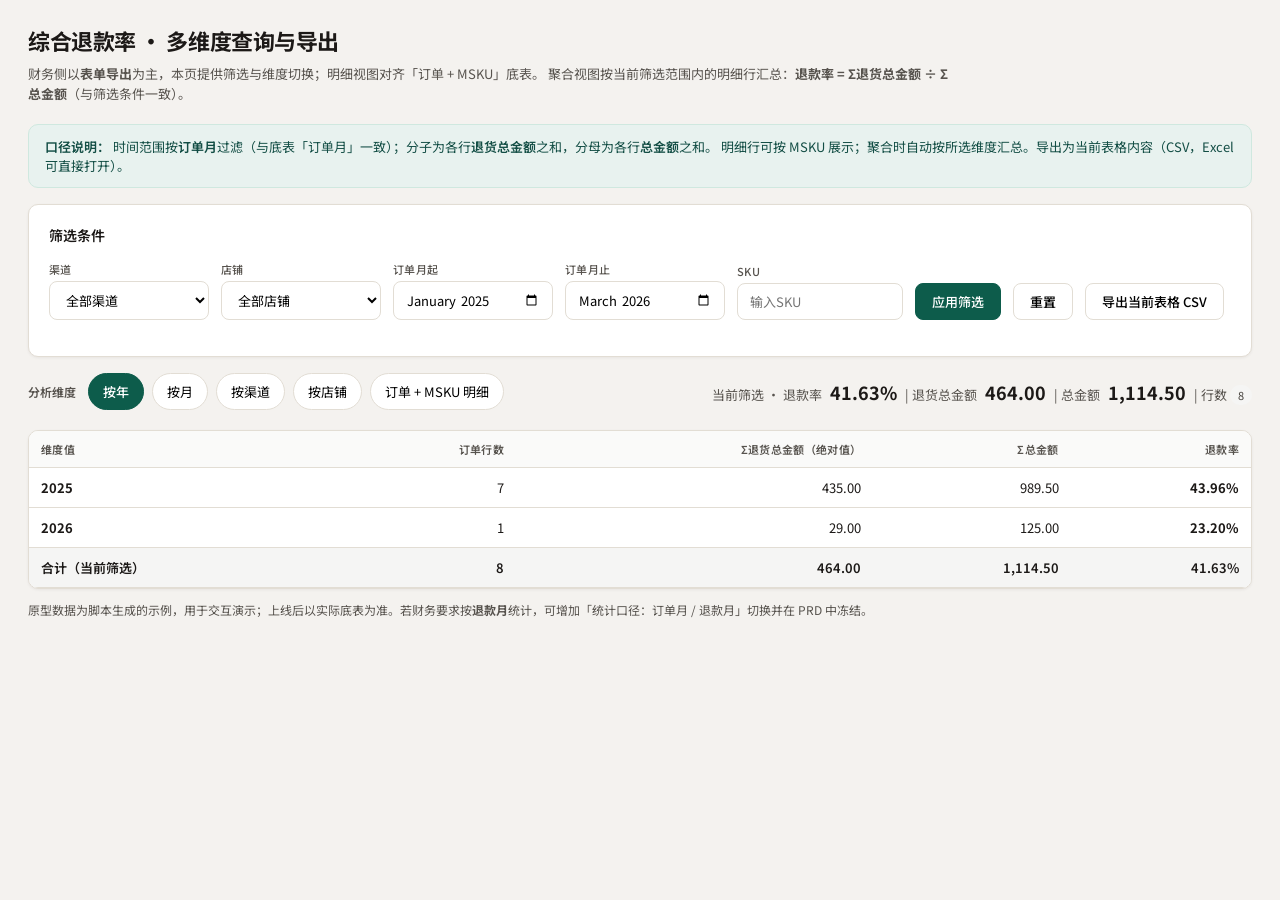
<file: docs/requirements/2026-04-08_财务退货率计提/prototype/refund-dashboard.html>
<!DOCTYPE html>
<html lang="zh-CN">
<head>
  <meta charset="UTF-8" />
  <meta name="viewport" content="width=device-width, initial-scale=1" />
  <title>综合退款率 · 多维度查询与导出</title>
  <link rel="preconnect" href="https://fonts.googleapis.com" />
  <link rel="preconnect" href="https://fonts.gstatic.com" crossorigin />
  <link href="https://fonts.googleapis.com/css2?family=IBM+Plex+Sans:wght@400;500;600&family=Noto+Sans+SC:wght@400;500;600;700&display=swap" rel="stylesheet" />
  <link rel="stylesheet" href="styles.css" />
  <style>
    .wrap { max-width: 1680px; margin: 0 auto; padding: 24px 28px 48px; }
    .topbar { margin-bottom: 20px; }
    .topbar h1 { margin: 0 0 8px; font-size: 22px; font-weight: 700; letter-spacing: -0.02em; }
    .topbar .sub { margin: 0; font-size: 13px; color: var(--muted); line-height: 1.55; max-width: 920px; }
    .formula-bar {
      background: var(--accent-soft);
      border: 1px solid #cfe8df;
      border-radius: var(--radius);
      padding: 12px 16px;
      margin-bottom: 16px;
      font-size: 13px;
      color: #134e45;
    }
    .formula-bar strong { font-weight: 600; }
    .filters {
      display: flex;
      flex-wrap: wrap;
      gap: 12px;
      align-items: flex-end;
      margin-bottom: 16px;
    }
    .dim-row {
      display: flex;
      flex-wrap: wrap;
      align-items: center;
      gap: 8px;
      margin-bottom: 20px;
    }
    .dim-label { font-size: 12px; color: var(--muted); font-weight: 600; margin-right: 4px; }
    .dim-btn {
      font-family: inherit;
      font-size: 13px;
      padding: 8px 14px;
      border-radius: 999px;
      border: 1px solid var(--border);
      background: var(--surface);
      cursor: pointer;
      transition: background 0.15s, border-color 0.15s, color 0.15s;
    }
    .dim-btn:hover { border-color: var(--accent); color: var(--accent); }
    .dim-btn.active {
      background: var(--accent);
      color: #fff;
      border-color: var(--accent);
      font-weight: 500;
    }
    .kpi-inline {
      display: inline-flex;
      align-items: baseline;
      gap: 8px;
      margin-left: auto;
      font-size: 13px;
      color: var(--muted);
    }
    .kpi-inline .v { font-weight: 700; color: var(--text); font-size: 18px; }
    .table-wrap { overflow: auto; border: 1px solid var(--border); border-radius: var(--radius); background: var(--surface); box-shadow: var(--shadow); }
    table.grid { width: 100%; border-collapse: collapse; font-size: 13px; min-width: 960px; }
    table.grid th, table.grid td { padding: 10px 12px; border-bottom: 1px solid var(--border); text-align: left; vertical-align: top; }
    table.grid th {
      background: #fafaf9;
      font-size: 11px;
      font-weight: 600;
      color: var(--muted);
      text-transform: uppercase;
      letter-spacing: 0.03em;
      white-space: nowrap;
    }
    table.grid tbody tr:hover td { background: #fafaf9; }
    table.grid .num { text-align: right; font-variant-numeric: tabular-nums; }
    .foot-note { margin-top: 12px; font-size: 12px; color: var(--muted); line-height: 1.5; }
    .badge { font-size: 11px; padding: 2px 8px; border-radius: 999px; background: #f5f5f4; color: #44403c; }
    @media (max-width: 900px) {
      .kpi-inline { width: 100%; margin-left: 0; margin-top: 8px; }
    }
  </style>
</head>
<body>
  <div class="wrap">
    <header class="topbar">
      <h1>综合退款率 · 多维度查询与导出</h1>
      <p class="sub">
        财务侧以<strong>表单导出</strong>为主，本页提供筛选与维度切换；明细视图对齐「订单 + MSKU」底表。
        聚合视图按当前筛选范围内的明细行汇总：<strong>退款率 = Σ退货总金额 ÷ Σ总金额</strong>（与筛选条件一致）。
      </p>
    </header>

    <div class="formula-bar">
      <strong>口径说明：</strong>
      时间范围按<strong>订单月</strong>过滤（与底表「订单月」一致）；分子为各行<strong>退货总金额</strong>之和，分母为各行<strong>总金额</strong>之和。
      明细行可按 MSKU 展示；聚合时自动按所选维度汇总。导出为当前表格内容（CSV，Excel 可直接打开）。
    </div>

    <div class="card" style="margin-bottom: 16px;">
      <h3 style="margin-top:0;">筛选条件</h3>
      <div class="filters">
        <div class="field">
          <label>渠道</label>
          <select id="f-platform">
            <option value="">全部渠道</option>
          </select>
        </div>
        <div class="field">
          <label>店铺</label>
          <select id="f-store">
            <option value="">全部店铺</option>
          </select>
        </div>
        <div class="field">
          <label>订单月起</label>
          <input type="month" id="f-month-start" value="2025-01" />
        </div>
        <div class="field">
          <label>订单月止</label>
          <input type="month" id="f-month-end" value="2026-03" />
        </div>
        <div class="field">
          <label>SKU</label>
          <input type="text" id="f-sku" placeholder="输入SKU" />
        </div>
        <button type="button" class="btn btn-primary" id="btn-apply">应用筛选</button>
        <button type="button" class="btn" id="btn-reset">重置</button>
        <button type="button" class="btn" id="btn-export">导出当前表格 CSV</button>
      </div>
    </div>

    <div class="dim-row">
      <span class="dim-label">分析维度</span>
      <button type="button" class="dim-btn active" data-dim="year">按年</button>
      <button type="button" class="dim-btn" data-dim="month">按月</button>
      <button type="button" class="dim-btn" data-dim="channel">按渠道</button>
      <button type="button" class="dim-btn" data-dim="store">按店铺</button>
      <button type="button" class="dim-btn" data-dim="detail">订单 + MSKU 明细</button>
      <div class="kpi-inline" id="kpi-summary">
        <span>当前筛选 · 退款率</span>
        <span class="v" id="kpi-rate">—</span>
        <span>| 退货总金额</span>
        <span class="v" id="kpi-refund">—</span>
        <span>| 总金额</span>
        <span class="v" id="kpi-total">—</span>
        <span>| 行数 <span class="badge" id="kpi-rows">0</span></span>
      </div>
    </div>

    <div class="table-wrap">
      <table class="grid" id="main-table">
        <thead id="thead"></thead>
        <tbody id="tbody"></tbody>
      </table>
    </div>
    <p class="foot-note">
      原型数据为脚本生成的示例，用于交互演示；上线后以实际底表为准。若财务要求按<strong>退款月</strong>统计，可增加「统计口径：订单月 / 退款月」切换并在 PRD 中冻结。
    </p>
  </div>

  <script>
(function () {
  /** 示例明细数据（字段对齐底表；金额为演示） */
  var RAW = [
    { platform: "亚马逊", store: "Govee_US", orderDate: "2025-01-01", orderMonth: "2025-01", orderId: "111-1234567-8901234", msku: "B08XXXX001", currency: "USD", sales: 120.5, tax: 0, discount: -5, total: 115.5, refundDate: "2025-02-08", refundMonth: "2025-02", refundSales: -40, refundDiscount: 2, refundTotal: -38, refundDays: 38 },
    { platform: "亚马逊", store: "Govee_US", orderDate: "2025-01-01", orderMonth: "2025-01", orderId: "111-1234567-8901234", msku: "B08XXXX002", currency: "USD", sales: 80, tax: 0, discount: -3, total: 77, refundDate: "2025-02-08", refundMonth: "2025-02", refundSales: -20, refundDiscount: 1, refundTotal: -19, refundDays: 38 },
    { platform: "亚马逊", store: "Govee_DE", orderDate: "2025-03-15", orderMonth: "2025-03", orderId: "302-9988776-1122334", msku: "DE-SKU-01", currency: "EUR", sales: 90, tax: 0, discount: 0, total: 90, refundDate: "2025-04-01", refundMonth: "2025-04", refundSales: -90, refundDiscount: 0, refundTotal: -90, refundDays: 17 },
    { platform: "独立站", store: "独立站-US", orderDate: "2025-06-10", orderMonth: "2025-06", orderId: "SO-202506001", msku: "WEB-A-01", currency: "USD", sales: 200, tax: 18, discount: -10, total: 208, refundDate: "2025-07-02", refundMonth: "2025-07", refundSales: -100, refundDiscount: 5, refundTotal: -95, refundDays: 22 },
    { platform: "独立站", store: "独立站-US", orderDate: "2025-06-10", orderMonth: "2025-06", orderId: "SO-202506001", msku: "WEB-A-02", currency: "USD", sales: 150, tax: 12, discount: -8, total: 154, refundDate: "2025-07-02", refundMonth: "2025-07", refundSales: -50, refundDiscount: 2, refundTotal: -48, refundDays: 22 },
    { platform: "APP商城", store: "APP-US", orderDate: "2025-09-01", orderMonth: "2025-09", orderId: "APP-778899", msku: "APP-SKU-99", currency: "USD", sales: 60, tax: 5, discount: 0, total: 65, refundDate: "2025-09-20", refundMonth: "2025-09", refundSales: -65, refundDiscount: 0, refundTotal: -65, refundDays: 19 },
    { platform: "亚马逊", store: "Govee_US", orderDate: "2025-11-20", orderMonth: "2025-11", orderId: "111-9998888-1111222", msku: "B09YYYY111", currency: "USD", sales: 300, tax: 0, discount: -20, total: 280, refundDate: "2026-01-05", refundMonth: "2026-01", refundSales: -80, refundDiscount: 0, refundTotal: -80, refundDays: 46 },
    { platform: "独立站", store: "独立站-EU", orderDate: "2026-02-01", orderMonth: "2026-02", orderId: "SO-202602010", msku: "EU-W-01", currency: "EUR", sales: 120, tax: 10, discount: -5, total: 125, refundDate: "2026-02-28", refundMonth: "2026-02", refundSales: -30, refundDiscount: 1, refundTotal: -29, refundDays: 27 }
  ];

  var state = {
    dim: "year",
    filtered: []
  };

  function parseMonth(m) {
    var p = m.split("-");
    return { y: parseInt(p[0], 10), m: parseInt(p[1], 10) };
  }

  function monthInRange(orderMonth, start, end) {
    if (!orderMonth || !start || !end) return true;
    if (orderMonth < start || orderMonth > end) return false;
    return true;
  }

  function applyFilters() {
    var plat = document.getElementById("f-platform").value;
    var store = document.getElementById("f-store").value;
    var ms = document.getElementById("f-month-start").value;
    var me = document.getElementById("f-month-end").value;
    var sku = document.getElementById("f-sku").value.trim().toLowerCase();
    state.filtered = RAW.filter(function (r) {
      if (plat && r.platform !== plat) return false;
      if (store && r.store !== store) return false;
      if (!monthInRange(r.orderMonth, ms, me)) return false;
      if (sku && String(r.msku || "").toLowerCase().indexOf(sku) < 0) return false;
      return true;
    });
  }

  function fillSelect(id, values, extra) {
    var sel = document.getElementById(id);
    var keep = sel.querySelector("option[value='']");
    sel.innerHTML = "";
    if (keep) sel.appendChild(keep);
    values.forEach(function (v) {
      var o = document.createElement("option");
      o.value = v;
      o.textContent = v;
      sel.appendChild(o);
    });
  }

  function initFilters() {
    var plats = [];
    var stores = [];
    RAW.forEach(function (r) {
      if (plats.indexOf(r.platform) < 0) plats.push(r.platform);
      if (stores.indexOf(r.store) < 0) stores.push(r.store);
    });
    fillSelect("f-platform", plats);
    fillSelect("f-store", stores);
  }

  function sum(arr, key) {
    return arr.reduce(function (s, r) { return s + (r[key] || 0); }, 0);
  }

  function fmtMoney(n) {
    if (n === undefined || n === null || isNaN(n)) return "—";
    return (Math.round(n * 100) / 100).toLocaleString("zh-CN", { minimumFractionDigits: 2, maximumFractionDigits: 2 });
  }

  function fmtRate(refundAbs, totalPos) {
    if (!totalPos || totalPos === 0) return "—";
    var rate = refundAbs / totalPos * 100;
    return rate.toFixed(2) + "%";
  }

  /** 退款率：退款金额取绝对值之和 / 总金额取正值之和（若业务约定退款为负值） */
  function aggregateRows(rows) {
    var refundSum = sum(rows, "refundTotal");
    var refundAbs = rows.reduce(function (s, r) {
      return s + Math.abs(r.refundTotal || 0);
    }, 0);
    var totalSum = sum(rows, "total");
    var totalPos = rows.reduce(function (s, r) {
      var t = r.total || 0;
      return s + (t >= 0 ? t : 0);
    }, 0);
    if (totalPos === 0) totalPos = Math.abs(totalSum) || 1;
    return { refundAbs: refundAbs, totalPos: totalPos, rows: rows.length, rawRefundSum: refundSum };
  }

  function updateKpi(rows) {
    var a = aggregateRows(rows);
    document.getElementById("kpi-rows").textContent = String(a.rows);
    document.getElementById("kpi-refund").textContent = fmtMoney(a.refundAbs);
    document.getElementById("kpi-total").textContent = fmtMoney(a.totalPos);
    document.getElementById("kpi-rate").textContent = fmtRate(a.refundAbs, a.totalPos);
  }

  function renderTable() {
    var rows = state.filtered;
    updateKpi(rows);
    var thead = document.getElementById("thead");
    var tbody = document.getElementById("tbody");
    thead.innerHTML = "";
    tbody.innerHTML = "";

    if (rows.length === 0) {
      thead.innerHTML = "<tr><th>提示</th></tr>";
      tbody.innerHTML = "<tr><td>无数据，请调整筛选条件。</td></tr>";
      return;
    }

    var dim = state.dim;

    if (dim === "detail") {
      thead.innerHTML =
        "<tr>" +
        ["平台","店铺","订单日期","订单月","订单编号","MSKU","币别","销售额","税额","折扣","总金额","退款日期","退款月","退货销售额","退货折扣","退货总金额","退款天数"].map(function (h) { return "<th>" + h + "</th>"; }).join("") +
        "<th class='num'>行退款率</th>" +
        "</tr>";
      rows.forEach(function (r) {
        var tr = document.createElement("tr");
        var lineRate = (r.total && r.total !== 0) ? (Math.abs(r.refundTotal) / Math.abs(r.total) * 100).toFixed(2) + "%" : "—";
        tr.innerHTML =
          "<td>" + r.platform + "</td>" +
          "<td>" + r.store + "</td>" +
          "<td>" + r.orderDate + "</td>" +
          "<td>" + r.orderMonth + "</td>" +
          "<td>" + r.orderId + "</td>" +
          "<td>" + r.msku + "</td>" +
          "<td>" + r.currency + "</td>" +
          "<td class='num'>" + fmtMoney(r.sales) + "</td>" +
          "<td class='num'>" + fmtMoney(r.tax) + "</td>" +
          "<td class='num'>" + fmtMoney(r.discount) + "</td>" +
          "<td class='num'>" + fmtMoney(r.total) + "</td>" +
          "<td>" + r.refundDate + "</td>" +
          "<td>" + r.refundMonth + "</td>" +
          "<td class='num'>" + fmtMoney(r.refundSales) + "</td>" +
          "<td class='num'>" + fmtMoney(r.refundDiscount) + "</td>" +
          "<td class='num'>" + fmtMoney(r.refundTotal) + "</td>" +
          "<td class='num'>" + (r.refundDays != null ? r.refundDays : "—") + "</td>" +
          "<td class='num'>" + lineRate + "</td>";
        tbody.appendChild(tr);
      });
      return;
    }

    var groups = {};
    rows.forEach(function (r) {
      var key;
      if (dim === "year") key = r.orderMonth.slice(0, 4);
      else if (dim === "month") key = r.orderMonth;
      else if (dim === "channel") key = r.platform;
      else if (dim === "store") key = r.store;
      else key = "all";
      if (!groups[key]) groups[key] = [];
      groups[key].push(r);
    });

    var keys = Object.keys(groups).sort();

    thead.innerHTML =
      "<tr>" +
      "<th>维度值</th>" +
      "<th class='num'>订单行数</th>" +
      "<th class='num'>Σ退货总金额（绝对值）</th>" +
      "<th class='num'>Σ总金额</th>" +
      "<th class='num'>退款率</th>" +
      "</tr>";

    keys.forEach(function (k) {
      var g = groups[k];
      var a = aggregateRows(g);
      var tr = document.createElement("tr");
      tr.innerHTML =
        "<td><strong>" + k + "</strong></td>" +
        "<td class='num'>" + g.length + "</td>" +
        "<td class='num'>" + fmtMoney(a.refundAbs) + "</td>" +
        "<td class='num'>" + fmtMoney(a.totalPos) + "</td>" +
        "<td class='num'><strong>" + fmtRate(a.refundAbs, a.totalPos) + "</strong></td>";
      tbody.appendChild(tr);
    });

    var sumRows = rows;
    var totalA = aggregateRows(sumRows);
    var trSum = document.createElement("tr");
    trSum.style.background = "#f5f5f4";
    trSum.style.fontWeight = "600";
    trSum.innerHTML =
      "<td>合计（当前筛选）</td>" +
      "<td class='num'>" + sumRows.length + "</td>" +
      "<td class='num'>" + fmtMoney(totalA.refundAbs) + "</td>" +
      "<td class='num'>" + fmtMoney(totalA.totalPos) + "</td>" +
      "<td class='num'>" + fmtRate(totalA.refundAbs, totalA.totalPos) + "</td>";
    tbody.appendChild(trSum);
  }

  function exportCsv() {
    var table = document.getElementById("main-table");
    var csv = [];
    table.querySelectorAll("tr").forEach(function (row) {
      var cols = [];
      row.querySelectorAll("th, td").forEach(function (cell) {
        var t = cell.innerText.replace(/\s+/g, " ").trim().replace(/"/g, '""');
        cols.push('"' + t + '"');
      });
      csv.push(cols.join(","));
    });
    var bom = "\ufeff";
    var blob = new Blob([bom + csv.join("\r\n")], { type: "text/csv;charset=utf-8;" });
    var a = document.createElement("a");
    a.href = URL.createObjectURL(blob);
    a.download = "退款率_" + state.dim + "_" + (new Date().toISOString().slice(0, 10)) + ".csv";
    a.click();
    URL.revokeObjectURL(a.href);
  }

  document.querySelectorAll(".dim-btn").forEach(function (btn) {
    btn.addEventListener("click", function () {
      document.querySelectorAll(".dim-btn").forEach(function (b) { b.classList.remove("active"); });
      btn.classList.add("active");
      state.dim = btn.getAttribute("data-dim");
      renderTable();
    });
  });

  document.getElementById("btn-apply").addEventListener("click", function () {
    applyFilters();
    renderTable();
  });
  document.getElementById("btn-reset").addEventListener("click", function () {
    document.getElementById("f-platform").value = "";
    document.getElementById("f-store").value = "";
    document.getElementById("f-month-start").value = "2025-01";
    document.getElementById("f-month-end").value = "2026-03";
    document.getElementById("f-sku").value = "";
    applyFilters();
    renderTable();
  });
  document.getElementById("btn-export").addEventListener("click", exportCsv);

  initFilters();
  applyFilters();
  renderTable();
})();
  </script>
</body>
</html>
</file>
<file: docs/requirements/2026-04-08_财务退货率计提/prototype/styles.css>
:root {
  --bg: #f4f2ef;
  --surface: #ffffff;
  --border: #e2ddd4;
  --text: #1c1917;
  --muted: #57534e;
  --accent: #0d5c4b;
  --accent-soft: #e8f2ef;
  --warn: #b45309;
  --warn-bg: #fff7ed;
  --danger: #b91c1c;
  --danger-bg: #fef2f2;
  --ok: #15803d;
  --radius: 10px;
  --shadow: 0 1px 3px rgba(28, 25, 23, 0.06);
  --font: "Noto Sans SC", "IBM Plex Sans", system-ui, sans-serif;
}
* { box-sizing: border-box; }
body {
  margin: 0;
  font-family: var(--font);
  font-size: 14px;
  color: var(--text);
  background: var(--bg);
  min-height: 100vh;
}
.app {
  display: grid;
  grid-template-columns: 240px 1fr;
  min-height: 100vh;
}
.sidebar {
  background: #1a2f2a;
  color: #e7e5e4;
  padding: 24px 0;
  display: flex;
  flex-direction: column;
}
.brand {
  padding: 0 20px 20px;
  border-bottom: 1px solid rgba(255,255,255,0.08);
  margin-bottom: 16px;
}
.brand h1 {
  margin: 0;
  font-size: 15px;
  font-weight: 600;
  line-height: 1.35;
  letter-spacing: 0.02em;
}
.brand a {
  color: inherit;
  text-decoration: none;
}
.brand a:hover { opacity: 0.9; }
.brand span {
  display: block;
  margin-top: 6px;
  font-size: 11px;
  color: #a8a29e;
  font-weight: 400;
}
.nav {
  list-style: none;
  margin: 0;
  padding: 0 12px;
  flex: 1;
}
.nav li { margin-bottom: 4px; }
.nav a {
  display: block;
  width: 100%;
  text-align: left;
  border: none;
  background: transparent;
  color: #d6d3d1;
  font-family: inherit;
  font-size: 13px;
  padding: 10px 12px;
  border-radius: 8px;
  text-decoration: none;
  transition: background 0.15s, color 0.15s;
}
.nav a:hover { background: rgba(255,255,255,0.06); color: #fff; }
.nav a.active {
  background: var(--accent);
  color: #fff;
  font-weight: 500;
}
.sidebar-foot {
  padding: 16px 20px;
  font-size: 11px;
  color: #78716c;
  border-top: 1px solid rgba(255,255,255,0.08);
}
main {
  padding: 28px 36px 48px;
  overflow: auto;
  max-width: 1600px;
}
.page-head {
  display: flex;
  flex-wrap: wrap;
  align-items: flex-start;
  justify-content: space-between;
  gap: 16px;
  margin-bottom: 24px;
}
.page-head h2 {
  margin: 0;
  font-size: 22px;
  font-weight: 700;
  letter-spacing: -0.02em;
}
.page-head p {
  margin: 6px 0 0;
  color: var(--muted);
  font-size: 13px;
  max-width: 640px;
  line-height: 1.5;
}
.tag {
  display: inline-flex;
  align-items: center;
  gap: 6px;
  font-size: 11px;
  font-weight: 500;
  padding: 4px 10px;
  border-radius: 999px;
  background: var(--accent-soft);
  color: var(--accent);
}
.toolbar {
  display: flex;
  flex-wrap: wrap;
  gap: 12px;
  align-items: flex-end;
  margin-bottom: 20px;
}
.field {
  display: flex;
  flex-direction: column;
  gap: 4px;
}
.field label {
  font-size: 11px;
  font-weight: 500;
  color: var(--muted);
  text-transform: uppercase;
  letter-spacing: 0.04em;
}
select, input[type="month"], input[type="text"] {
  font-family: inherit;
  font-size: 13px;
  padding: 8px 12px;
  border: 1px solid var(--border);
  border-radius: 8px;
  background: var(--surface);
  min-width: 160px;
}
select:focus, input:focus {
  outline: 2px solid var(--accent);
  outline-offset: 1px;
}
.btn {
  font-family: inherit;
  font-size: 13px;
  font-weight: 500;
  padding: 8px 16px;
  border-radius: 8px;
  border: 1px solid var(--border);
  background: var(--surface);
  cursor: pointer;
  transition: background 0.15s, border-color 0.15s;
}
.btn:hover { background: #fafaf9; }
.btn-primary {
  background: var(--accent);
  color: #fff;
  border-color: var(--accent);
}
.btn-primary:hover { filter: brightness(1.05); background: var(--accent); }
.card {
  background: var(--surface);
  border-radius: var(--radius);
  border: 1px solid var(--border);
  box-shadow: var(--shadow);
  padding: 20px;
  margin-bottom: 20px;
}
.card h3 {
  margin: 0 0 16px;
  font-size: 14px;
  font-weight: 600;
}
.hint {
  font-size: 12px;
  color: var(--muted);
  line-height: 1.5;
  padding: 10px 12px;
  background: #fafaf9;
  border-radius: 8px;
  border-left: 3px solid var(--accent);
  margin-bottom: 16px;
}
.chart-bars {
  display: flex;
  align-items: flex-end;
  gap: 8px;
  height: 200px;
  padding: 16px 8px 0;
  border-bottom: 1px solid var(--border);
}
.chart-bar-wrap {
  flex: 1;
  display: flex;
  flex-direction: column;
  align-items: center;
  gap: 8px;
  min-width: 0;
}
.chart-bar {
  width: 100%;
  max-width: 48px;
  background: linear-gradient(180deg, #0d5c4b, #0a4a3c);
  border-radius: 6px 6px 0 0;
  min-height: 4px;
  transition: opacity 0.2s;
}
.chart-bar:hover { opacity: 0.85; }
.chart-label {
  font-size: 10px;
  color: var(--muted);
  text-align: center;
  white-space: nowrap;
  overflow: hidden;
  text-overflow: ellipsis;
  max-width: 100%;
}
.kpi-row {
  display: grid;
  grid-template-columns: repeat(auto-fill, minmax(180px, 1fr));
  gap: 12px;
  margin-bottom: 20px;
}
.kpi {
  background: var(--surface);
  border: 1px solid var(--border);
  border-radius: var(--radius);
  padding: 16px;
  box-shadow: var(--shadow);
}
.kpi .label { font-size: 11px; color: var(--muted); margin-bottom: 6px; }
.kpi .value { font-size: 20px; font-weight: 700; font-variant-numeric: tabular-nums; }
.kpi .sub { font-size: 11px; color: var(--muted); margin-top: 4px; }
table.data {
  width: 100%;
  border-collapse: collapse;
  font-size: 13px;
}
table.data th,
table.data td {
  padding: 10px 12px;
  text-align: left;
  border-bottom: 1px solid var(--border);
}
table.data th {
  font-size: 11px;
  font-weight: 600;
  color: var(--muted);
  text-transform: uppercase;
  letter-spacing: 0.03em;
  background: #fafaf9;
}
table.data tr:hover td { background: #fafaf9; }
.num { font-variant-numeric: tabular-nums; text-align: right; }
table.data th.num, table.data td.num { text-align: right; }
.pill {
  display: inline-block;
  font-size: 11px;
  padding: 2px 8px;
  border-radius: 999px;
  font-weight: 500;
}
.pill-ok { background: #dcfce7; color: #166534; }
.pill-warn { background: var(--warn-bg); color: var(--warn); }
.pill-bad { background: var(--danger-bg); color: var(--danger); }
.pill-muted { background: #f5f5f4; color: #57534e; }
.link { color: var(--accent); text-decoration: none; font-weight: 500; }
.link:hover { text-decoration: underline; }
.two-col {
  display: grid;
  grid-template-columns: 1fr 1fr;
  gap: 20px;
}
.hub {
  max-width: 560px;
  margin: 48px auto;
  padding: 0 24px;
}
.hub h1 { font-size: 24px; margin-bottom: 8px; }
.hub > p { color: var(--muted); margin-bottom: 24px; }
.hub ul { list-style: none; padding: 0; margin: 0; }
.hub ul li { margin-bottom: 10px; }
.hub ul a {
  display: block;
  padding: 14px 18px;
  background: var(--surface);
  border: 1px solid var(--border);
  border-radius: var(--radius);
  color: var(--text);
  text-decoration: none;
  font-weight: 500;
  box-shadow: var(--shadow);
}
.hub ul a:hover { border-color: var(--accent); color: var(--accent); }
@media (max-width: 1100px) {
  .app { grid-template-columns: 1fr; }
  .sidebar { flex-direction: row; flex-wrap: wrap; padding: 16px; }
  .brand { border: none; margin: 0; padding: 0 12px 0 0; }
  .nav { display: flex; flex-wrap: wrap; padding: 0; gap: 4px; }
  .nav li { margin: 0; }
  .nav a { width: auto; }
  .sidebar-foot { width: 100%; border-top: none; padding-top: 8px; }
  .two-col { grid-template-columns: 1fr; }
}
</file>
